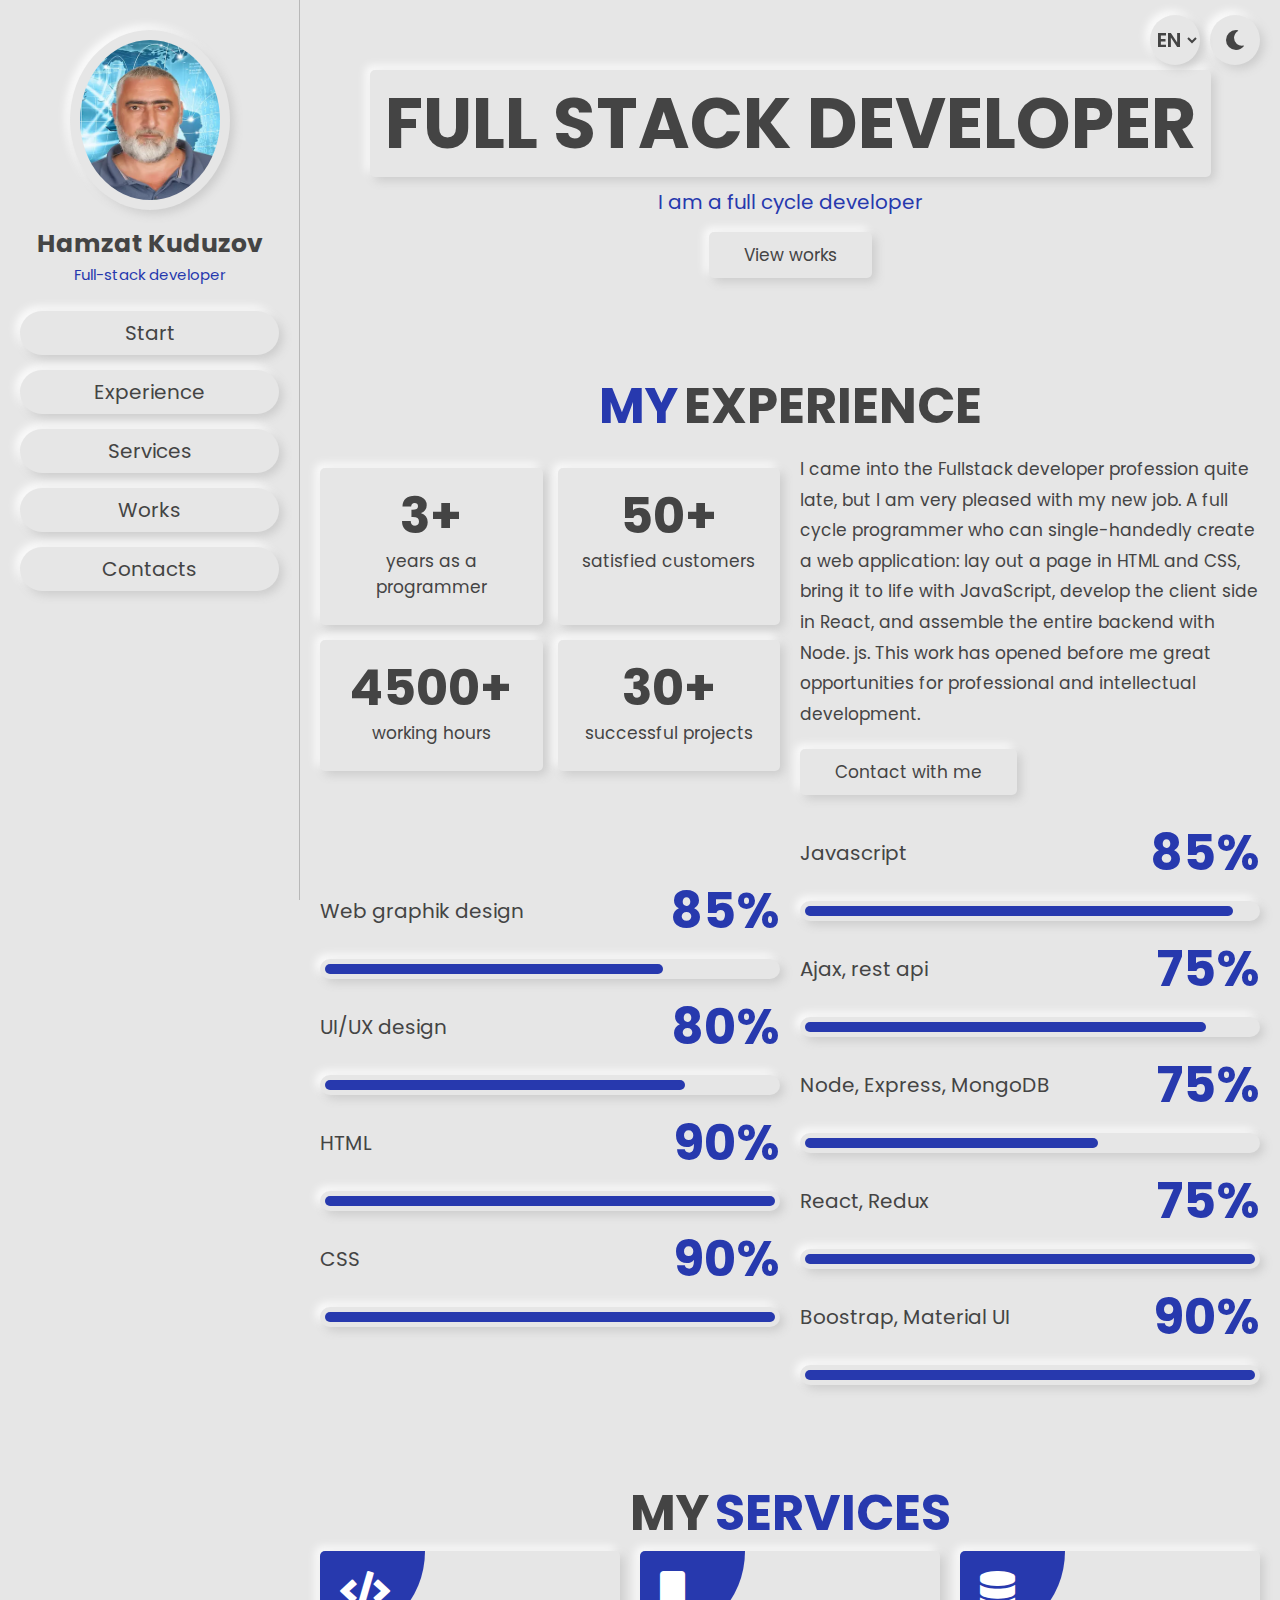
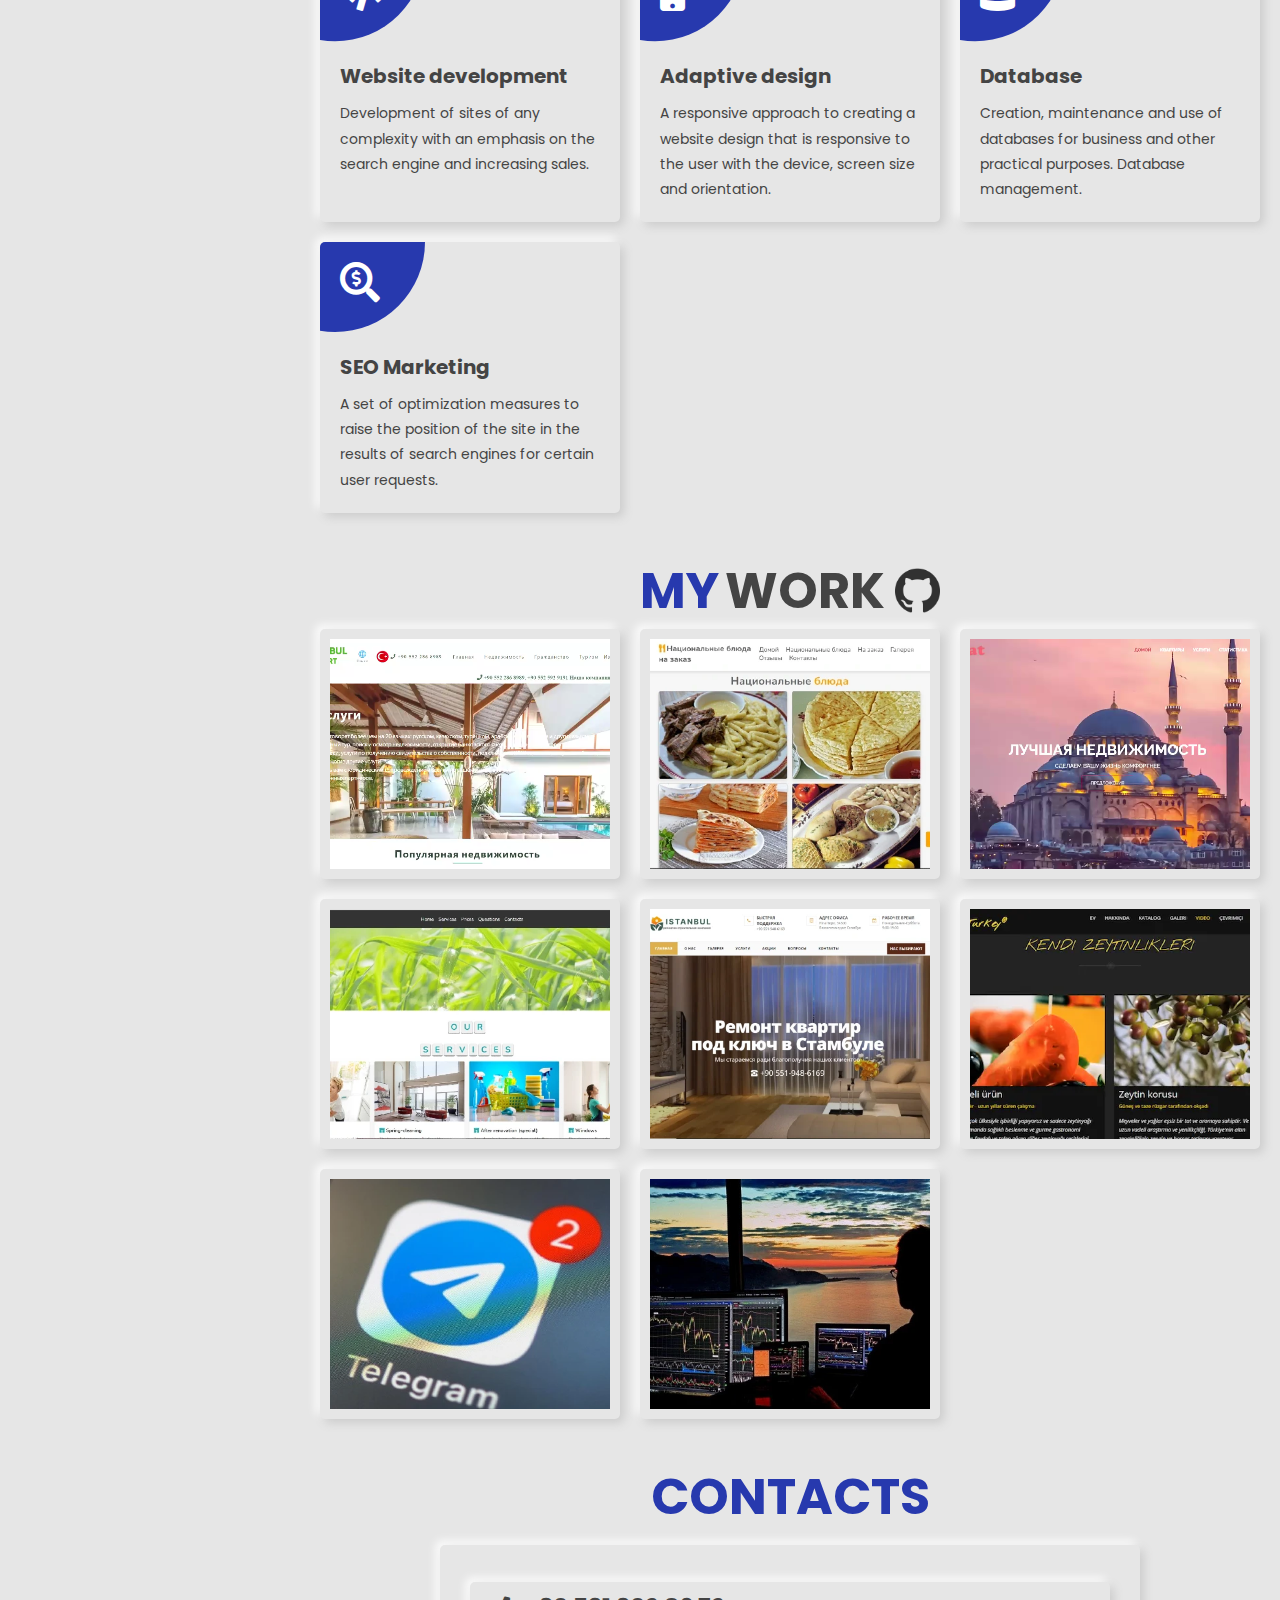
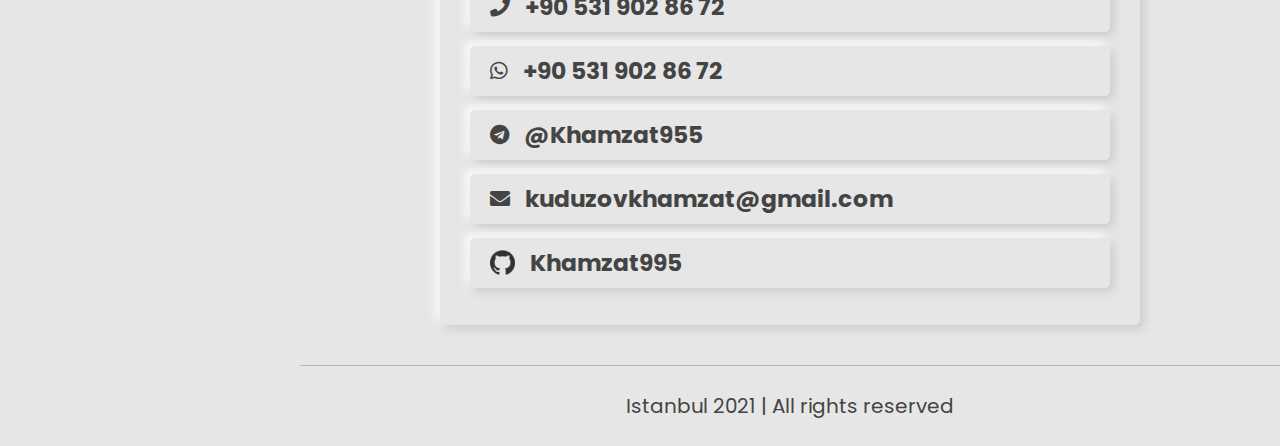
<file: index.html>
<!DOCTYPE html>
<html lang="en">

<head>
    <!-- "Нет мощи и силы ни у кого, кроме Аллаха". لا حَـوْلَ وَلا قُـوَّةَ إِلاّ بِالله. Ля хауля ва ля куввата илля би-Лляхи!!! -->
    <meta charset="UTF-8">
    <meta http-equiv="X-UA-Compatible" content="IE=edge">
    <meta name="viewport" content="width=device-width, initial-scale=1.0">

    <link rel="icon" type="image/png" sizes="56x56" href="image/logo_khamzat.png">
    <meta name="description"
        content="Разработка сайтов ключ. Лэндинг, Портфолио, Сайт-визитка, Интернет-магазин, Корпоративный сайт." />
    <meta name="keywords"
        content="Качественная работа, выполненная в срок. Уникальный дизайн. 1 год обслуживания бесплатно.">

    <title class="lng-title"></title>
    <!-- font awesome cdn link  -->
    <link rel="stylesheet" href="https://cdnjs.cloudflare.com/ajax/libs/font-awesome/5.15.4/css/all.min.css">

    <!-- custom css file link  -->
    <link rel="stylesheet" href="css/style.css">

    <!-- Meta Pixel Code -->
    <script>
        !function (f, b, e, v, n, t, s) {
            if (f.fbq) return; n = f.fbq = function () {
                n.callMethod ?
                    n.callMethod.apply(n, arguments) : n.queue.push(arguments)
            };
            if (!f._fbq) f._fbq = n; n.push = n; n.loaded = !0; n.version = '2.0';
            n.queue = []; t = b.createElement(e); t.async = !0;
            t.src = v; s = b.getElementsByTagName(e)[0];
            s.parentNode.insertBefore(t, s)
        }(window, document, 'script',
            'https://connect.facebook.net/en_US/fbevents.js');
        fbq('init', '867834640987908');
        fbq('track', 'PageView');
    </script>
    <noscript><img height="1" width="1" style="display:none"
            src="https://www.facebook.com/tr?id=867834640987908&ev=PageView&noscript=1" /></noscript>
    <!-- End Meta Pixel Code -->
</head>


<body>
    <!-- header section starts  -->

    <header class="header">
        <div class="user">
            <img src="image/khamzat_foto.webp" width: 16rem, height: 18rem, alt="picture">
            <h3 class="lng-header-h3"></h3>
            <p class="lng-header-p"></p>
        </div>

        <nav class="navbar">
            <a class="lng-navbar-home" href="#home"></a>
            <a class="lng-navbar-about" href="#about"></a>
            <a class="lng-navbar-services" href="#services"></a>
            <a class="lng-navbar-portfolio" href="#portfolio"></a>
            <a class="lng-navbar-contact" href="#contact"></a>
        </nav>
    </header>

    <!-- header section ends -->

    <div id="menu-btn" class="fas fa-bars"></div>

    <!-- theme toggler  -->

    <div id="theme-toggler" class="fas fa-moon"></div>
    <select id="theme-toggler-lng">
        <option value="en">EN</option>
        <option value="tr">TR</option>
        <option value="ru">RU</option>
    </select>
    <!-- home section starts  -->

    <section class="home" id="home">

        <div class="content">
            <h3 class="h3-text lng-content-h3"></h3>
            <p class="lorem lng-content-p"></p>
            <a href="#portfolio" class="btn lng-content-a"></a>
        </div>

    </section>

    <!-- home section ends -->

    <!-- about section starts  -->

    <section class="about" id="about">
        <div style="display: flex; width: 100%; justify-content: center">
            <span class="lng-about-span"></span>&nbsp;&nbsp;
            <h1 class="heading lng-heading-h1"></h1>
        </div>

        <div class="row">

            <div class="box-container">
                <div class="box">
                    <h3>3+</h3>
                    <p class="lng-about-p1"></p>
                </div>
                <div class="box">
                    <h3>50+</h3>
                    <p class="lng-about-p2"></p>
                </div>
                <div class="box">
                    <h3>4500+</h3>
                    <p class="lng-about-p3"></p>
                </div>
                <div class="box">
                    <h3>30+</h3>
                    <p class="lng-about-p4"></p>
                </div>
            </div>

            <div class="content">
                <!-- <h3 class="lorem">Хамзат <span> Кудузов</span></h3> -->
                <p class="lorem lng-lorem"></p>
                <a href="#contact" class="btn lng-about-btn"></a>
            </div>

        </div>

        <div class="row">

            <div class="progress">
                <h3> Web graphik design <span>85%</span> </h3>
                <div class="bar bar-1-2"><span></span></div>
                <h3> UI/UX design <span>80%</span> </h3>
                <div class="bar bar-1-3"><span></span></div>
                <h3> HTML <span>90%</span> </h3>
                <div class="bar bar-1-4"><span></span></div>
                <h3> CSS <span>90%</span> </h3>
                <div class="bar bar-1-5"><span></span></div>
            </div>

            <div class="progress">
                <h3> Javascript <span>85%</span> </h3>
                <div class="bar bar-2-1"><span></span></div>

                <h3> Ajax, rest api <span>75%</span> </h3>
                <div class="bar bar-2-2"><span></span></div>

                <h3> Node, Express, MongoDB <span>75%</span> </h3>
                <div class="bar bar-2-3"><span></span></div>

                <h3> React, Redux <span>75%</span> </h3>
                <div class="bar bar-2-4"><span></span></div>

                <h3> Boostrap, Material UI <span>90%</span> </h3>
                <div class="bar bar-2-5"><span></span></div>
            </div>

        </div>

    </section>

    <!-- about section ends -->

    <!-- services section starts  -->

    <section class="services" id="services">

        <!-- <h1 class="heading lng-services-h1"><span class="lng-services-span"> </span> </h1> -->

        <div style="display: flex; width: 100%; justify-content: center">
            <h1 class="heading lng-services-h1"></h1>&nbsp;&nbsp;
            <span class="lng-services-span"></span>
        </div>

        <div class="box-container">

            <div class="box">
                <i class="fas fa-code"></i>
                <h3 class="lng-box-h31"></h3>
                <p class="lng-box-p1"></p>
            </div>

            <div class="box">
                <i class="fas fa-mobile"></i>
                <h3 class="lng-box-h32"></h3>
                <p class="lng-box-p2"></p>
            </div>

            <div class="box">
                <i class="fas fa-database"></i>
                <h3 class="lng-box-h33"></h3>
                <p class="lng-box-p3"></p>
            </div>

            <div class="box">
                <i class="fas fa-search-dollar"></i>
                <h3 class="lng-box-h34"></h3>
                <p class="lng-box-p4"></p>
            </div>
        </div>
    </section>

    <!-- services section ends -->

    <!-- portfolio section starts  -->

    <section class="portfolio" id="portfolio">
        <div class="portfolio-div">
            <span class="lng-portfolio-span"></span>&nbsp;&nbsp;
            <h1 class="heading lng-portfolio-h1"></h1>
            <img class="github-work" src="image/github_logo_1.png" width="45px" height="45px">
        </div>

        <div class="box-container">
            <div class="box">
                <a href="https://istanbul-expert.com/" target="_blank">
                    <video src="video/ist_exp.mp4" loop muted autoplay playsinline></video>
                    <div class="content">
                        <h3 class="lng-portfolio-h31"></h3>
                    </div>
                </a>
            </div>

            <div class="box">
                <a href="https://zura95.site/" target="_blank">
                    <img src="image/eda.webp" width="280px" height="24rem" alt="picture">
                    <div class="content">
                        <h3 class="lng-portfolio-h32"></h3>
                    </div>
                </a>
            </div>

            <div class="box">
                <a href="#" target="_blank">
                    <video src="video/Talgat_clip.mp4" loop muted autoplay playsinline></video>
                    <div class="content">
                        <h3 class="lng-portfolio-h33"></h3>
                    </div>
                </a>
            </div>
            <div class="box">
                <a href="https://khamzat.site/cleaning" target="_blank">
                    <img src="image/cleaning_foto.webp" width="280px" height="24rem" alt="picture">
                    <div class="content">
                        <h3 class="lng-portfolio-h34"></h3>
                    </div>
                </a>
            </div>

            <div class="box">
                <a href="https://khamzat.site/remont" target="_blank">
                    <img src="image/remont.webp" width="280px" height="24rem" alt="picture">
                    <div class="content">
                        <h3 class="lng-portfolio-h35"></h3>
                    </div>
                </a>
            </div>

            <div class="box">
                <a href="https://khamzat.site/olives" target="_blank">
                    <img src="image/olives.webp" width="280px" height="24rem" alt="picture">
                    <div class="content">
                        <h3 class="lng-portfolio-h36"></h3>
                    </div>
                </a>
            </div>

            <div class="box">
                <img src="image/telegram-nedir1.webp" width="280px" height="24rem" alt="picture">
                <div class="content">
                    <h3 class="lng-portfolio-h37"></h3>
                </div>
                </a>
            </div>

            <div class="box">
                <img src="image/trading.webp" width="280px" height="24rem" alt="picture">
                <div class="content">
                    <h3 class="lng-portfolio-h38"></h3>
                </div>
            </div>



        </div>

    </section>

    <!-- portfolio section ends -->

    <!-- contact section starts -->

    <section class="contact" id="contact">

        <h1 class="heading"> <span class="lng-contact-span"></span> </h1>

        <form action="">

            <div class="sharell">


                <div class="asd">
                    <a href="tel:+905319028672">
                        <i class="fa fa-phone"></i>
                        <h3>+90 531 902 86 72</h3>
                    </a>
                </div>


                <div class="asd">
                    <a href="https://wa.me/905319028672?text=Здравствуйте%2C+у+меня+есть+вопрос" target="_blank">
                        <i class="fab fa-whatsapp"></i>
                        <h3>+90 531 902 86 72</h3>
                    </a>
                </div>


                <div class="asd">
                    <a href="https://t.me/Khamzat955" target="_blank">
                        <i class="fab fa-telegram"></i>
                        <h3>@Khamzat955</h3>
                    </a>
                </div>


                <div class="asd">
                    <a href="mailto:kuduzovkhamzat@gmail.com" target="_blank">
                        <i class="fa fa-envelope"></i>
                        <h3>kuduzovkhamzat@gmail.com</h3>
                    </a>
                </div>


                <div class="asd">
                    <a href=" https://github.com/Khamzat995?tab=repositories" target="_blank">
                        <img src="image/github_logo_1.png" width="25px">
                        <h3>Khamzat995</h3>
                    </a>
                </div>

            </div>

        </form>

    </section>

    <!-- contact section ends -->

    <div class="credits lng-footer"></div>

    <!-- custom js file link  -->

    <script src="js/langArr.js"></script>
    <script src="js/langScript.js"></script>
    <script src="js/script.js"></script>

</body>

</html>
</file>
<file: css/style.css>
@import url('https://fonts.googleapis.com/css2?family=Poppins:wght@100;200;300;400;500;600;700&display=swap');

:root {
    --blue: #2739ae;
    --black: #444;
    --light-color: #777;
    --bg-color: #e6e6e6;
    --border: .1rem solid rgba(0, 0, 0, .2);
    --box-shadow: .4rem .4rem 1rem #ccc,
        -.4rem -.4rem 1rem #fff;
    --box-shadow-inset: .4rem .4rem 1rem #ccc inset,
        -.4rem -.4rem 1rem #fff inset;
}

* {
    font-family: 'Poppins', sans-serif;
    margin: 0;
    padding: 0;
    box-sizing: border-box;
    outline: none;
    border: none;
    text-decoration: none;
    /* text-transform: capitalize; */
    transition: .2s linear;
}

html {
    font-size: 62.5%;
    overflow-x: hidden;
    scroll-behavior: smooth;

}

body {
    background: var(--bg-color);
    padding-left: 30rem;
}

body.active {
    --black: #fff;
    --light-color: #ddd;
    --bg-color: #222;
    --border: .1rem solid rgba(0, 0, 0, .4);
    --box-shadow: .4rem .4rem 1rem #111,
        -.4rem -.4rem 1rem #333;
    --box-shadow-inset: .4rem .4rem 1rem #111 inset,
        -.4rem -.4rem 1rem #333 inset;
}

section {
    /* min-height: 100vh; */
    padding: 2rem;
}

.btn {
    margin-top: 1rem;
    display: inline-block;
    padding: 1rem 3.5rem;
    border-radius: .5rem;
    font-size: 1.7rem;
    cursor: pointer;
    background: none;
    color: var(--black);
    box-shadow: var(--box-shadow);
}

.btn:hover {
    box-shadow: var(--box-shadow-inset);
    color: var(--blue);
}

.heading {
    text-align: center;
    font-size: 5rem;
    color: var(--black);
    text-transform: uppercase;
    /*  padding-bottom: 2rem; */
}

.user {
    transition: all 0.5s;
}

.user:hover {
    transform: scale(1.1);
}

.heading span {
    color: var(--blue);
    text-transform: uppercase;
}

.about span {
    color: var(--blue);
    text-transform: uppercase;
    text-align: center;
    font-size: 5rem;
    font-weight: 700;
}

.services span {
    color: var(--blue);
    text-transform: uppercase;
    text-align: center;
    font-size: 5rem;
    font-weight: 700;
}


.portfolio-div {
    width: 100%;
    display: flex;
    justify-content: center;
    align-content: center;
    align-items: center;
}

.github-work {
    margin-left: 10px;
}

.portfolio span {
    color: var(--blue);
    text-transform: uppercase;
    text-align: center;
    font-size: 5rem;
    font-weight: 700;
}

.header {
    position: fixed;
    top: 0;
    left: 0;
    z-index: 999;
    background: var(--bg-color);
    width: 30rem;
    border-right: var(--border);
    height: 100%;
    padding: 2rem;
    text-align: center;
}

.header .user img {
    margin: 1rem 0;
    border: 1rem solid transparent;
    border-radius: 50%;
    height: 18rem;
    width: 16rem;
    box-shadow: var(--box-shadow);
}

.header .user h3 {
    color: var(--black);
    font-size: 2.5rem;
}

.header .user p {
    color: var(--blue);
    font-size: 1.5rem;

}

.header .navbar {
    padding-top: 1rem;
}

.header .navbar a {
    display: block;
    margin: 1.5rem 0;
    padding: .7rem;
    border-radius: 5rem;
    font-size: 2rem;
    box-shadow: var(--box-shadow);
    color: var(--black);
}

.header .navbar a:hover {
    box-shadow: var(--box-shadow-inset);
    color: var(--blue);
}

#menu-btn {
    position: fixed;
    top: 1.5rem;
    left: 2rem;
    z-index: 1000;
    height: 5rem;
    width: 5rem;
    line-height: 5rem;
    border-radius: 50%;
    font-size: 2rem;
    cursor: pointer;
    box-shadow: var(--box-shadow);
    text-align: center;
    color: var(--black);
    background: var(--bg-color);
    display: none;
}

#menu-btn:hover {
    color: var(--blue);
    box-shadow: var(--box-shadow-inset);
}

#theme-toggler {
    position: fixed;
    top: 1.5rem;
    right: 2rem;
    z-index: 1000;
    height: 5rem;
    width: 5rem;
    line-height: 5rem;
    border-radius: 50%;
    font-size: 2rem;
    cursor: pointer;
    box-shadow: var(--box-shadow);
    text-align: center;
    color: var(--black);
    background: var(--bg-color);
}

#theme-toggler:hover {
    color: var(--blue);
    box-shadow: var(--box-shadow-inset);
}



/* языки */
#theme-toggler-lng {
    position: fixed;
    top: 1.5rem;
    right: 8rem;
    z-index: 1000;
    height: 5rem;
    width: 5rem;
    line-height: 5rem;
    border-radius: 50%;
    font-size: 2rem;
    font-weight: 600;
    cursor: pointer;
    box-shadow: var(--box-shadow);
    text-align: center;
    color: var(--black);
    background: var(--bg-color);
}

#theme-toggler-ru:hover {
    color: var(--blue);
    box-shadow: var(--box-shadow-inset);
}

#theme-toggler-tr img {
    border-radius: 50%;
}

#theme-toggler-tr {
    position: fixed;
    top: 1.5rem;
    right: 14rem;
    z-index: 1000;
    height: 5rem;
    width: 5rem;
    line-height: 5rem;
    border-radius: 50%;
    font-size: 2rem;
    cursor: pointer;
    box-shadow: var(--box-shadow);
    text-align: center;
    color: var(--black);
    background: var(--bg-color);
    padding-top: 7px;
}

#theme-toggler-tr:hover {
    color: var(--blue);
    box-shadow: var(--box-shadow-inset);
}

#theme-toggler-gb img {
    border-radius: 50%;
}

#theme-toggler-gb {
    position: fixed;
    top: 1.5rem;
    right: 14rem;
    z-index: 1000;
    height: 5rem;
    width: 5rem;
    line-height: 5rem;
    border-radius: 50%;
    font-size: 2rem;
    cursor: pointer;
    box-shadow: var(--box-shadow);
    text-align: center;
    color: var(--black);
    background: var(--bg-color);
    padding-top: 7px;
}

#theme-toggler-gb:hover {
    color: var(--blue);
    box-shadow: var(--box-shadow-inset);
}

.home {
    display: flex;
    flex-flow: column;
    align-items: center;
    justify-content: center;
    text-align: center;
}

.home .content {
    margin-top: 50px;
}

.home .content h3 {
    font-size: 7rem;
    color: var(--black);
    line-height: 1.1;
    text-transform: uppercase;
}

.home .content p {
    font-size: 2rem;
    color: var(--blue);
    padding-bottom: .5rem;
}

.home .share {
    position: relative;
    top: 10rem;
    border-radius: .5rem;
    box-shadow: var(--box-shadow);
    padding: 1rem;
}

.home .share a {
    height: 5rem;
    width: 5rem;
    line-height: 5rem;
    box-shadow: var(--box-shadow);
    margin: .5rem;
    font-size: 2rem;
    color: var(--black);
    border-radius: .5rem;
}

.home .share a:hover {
    box-shadow: var(--box-shadow-inset);
    color: var(--blue);
}

.about {
    margin-top: 50px;
}

.about .row {
    display: flex;
    align-items: center;
    flex-wrap: wrap-reverse;
    gap: 2rem;
}

.about .row .box-container {
    flex: 1 1 40rem;
    display: flex;
    gap: 1.5rem;
    flex-wrap: wrap;
}

.about .row .box-container .box {
    flex: 1 1 18rem;
    text-align: center;
    padding: 2rem;
    border-radius: .5rem;
    box-shadow: var(--box-shadow);
}

.about .row .box-container .box h3 {
    font-size: 5rem;
    color: var(--black);
    line-height: 1.1;
}

.about .row .box-container .box p {
    font-size: 1.7rem;
    color: var(--black);
    padding: .5rem 0;
}

.about .row .content {
    flex: 1 1 40rem;
}

.about .row .content h3 {
    font-size: 3.5rem;
    color: var(--black);
    line-height: 1.8;
}

.about .row .content h3 span {
    color: var(--blue);
}

.about .row .content p {
    font-size: 1.7rem;
    color: var(--black);
    line-height: 1.8;
    padding: 1rem 0;
}

.about .row:nth-child(3) {
    padding-top: 2rem;
}

.about .row .progress {
    flex: 1 1 40rem;
}

.about .row .progress h3 {
    color: var(--black);
    font-weight: normal;
    font-size: 2rem;
    display: flex;
    align-items: center;
    justify-content: space-between;
}

.about .row .progress .bar {
    box-shadow: var(--box-shadow);
    border-radius: 5rem;
    height: 2rem;
    padding: .5rem;
    margin: 1rem 0;
}

.about .row .progress .bar span {
    display: block;
    height: 100%;
    background: var(--blue);
    border-radius: 5rem;
}

.about .row .progress .bar-1-1 span {
    width: 90%;
}

.about .row .progress .bar-1-2 span {
    width: 75%;
}

.about .row .progress .bar-1-3 span {
    width: 80%;
}

.about .row .progress .bar-2-1 span {
    width: 95%;
}

.about .row .progress .bar-2-2 span {
    width: 89%;
}

.about .row .progress .bar-2-3 span {
    width: 65%;
}

.services {
    margin-top: 40px;

}

.services .box-container {
    display: grid;
    grid-template-columns: repeat(auto-fit, minmax(27rem, 1fr));
    gap: 2rem;
}

.services .box-container .box {
    padding: 2rem;
    border-radius: .5rem;
    box-shadow: var(--box-shadow);
    position: relative;
    z-index: 0;
    overflow: hidden;
}

.services .box-container .box i {
    font-size: 4rem;
    padding-bottom: 5rem;
    color: #fff;
}

.services .box-container .box h3 {
    font-size: 2rem;
    padding-bottom: 1rem;
    color: var(--black);
}

.services .box-container .box p {
    font-size: 1.4rem;
    line-height: 1.8;
    color: var(--black);
}

.services .box-container .box::before {
    content: '';
    position: absolute;
    top: 0;
    left: 0;
    height: 100%;
    width: 100%;
    background: var(--blue);
    z-index: -1;
    clip-path: circle(9rem at 5% 0%);
    transition: .3s linear;
}

.services .box-container .box:hover::before {
    clip-path: circle(100%);
}

.services .box-container .box:hover>* {
    color: #fff;
}

.h3-text {
    padding: 15px;
    box-shadow: var(--box-shadow);
    border-radius: 5px;
    margin-bottom: 10px;
}

.portfolio .box-container {
    display: grid;
    grid-template-columns: repeat(auto-fit, minmax(27rem, 1fr));
    gap: 2rem;
}

.portfolio .box-container .box {
    height: 25rem;
    border-radius: .5rem;
    overflow: hidden;
    box-shadow: var(--box-shadow);
    position: relative;
    border: 1rem solid transparent;
    transition: all 0.5s;
}

.portfolio .box-container .box:hover {
    transform: scale(1.1);
}

.portfolio .box-container .box img {
    height: 100%;
    width: 100%;
    object-fit: cover;
}

.portfolio .box-container .box video {
    height: 100%;
    width: 100%;
    object-fit: cover;
}

.portfolio .box-container .box .content {
    position: absolute;
    top: 0;
    left: 0;
    height: 100%;
    width: 100%;
    background: var(--bg-color);
    display: grid;
    place-items: center;
    transform: scale(0);
}

.portfolio .box-container .box:hover .content {
    transform: scale(0.9);
    opacity: 0.7;
    text-align: center;
}

.portfolio .box-container .box .content h3 {
    font-size: 2.5rem;
    color: var(--black);
    /*  text-transform: uppercase; */
    text-transform: none;
    transform: translateY(-5rem);
    opacity: 0;
    transition-delay: .3s;
}

.portfolio .box-container .box:hover .content h3 {
    transform: translateY(0rem);
    opacity: 1;
}

.contact form {
    margin: 1rem auto;
    max-width: 70rem;
    border-radius: .5rem;
    box-shadow: var(--box-shadow);
    padding: 2rem;
}

.contact .sharell {
    position: relative;
    display: flex;
    flex-direction: column;
    /*  top: 10rem; */
    border-radius: .5rem;
    /* box-shadow: var(--box-shadow); */
    padding: 1rem;
}

.asd a {
    width: 100%;
    display: flex;
    flex-wrap: wrap;
    justify-content: flex-start;
    align-items: center;
    line-height: 5rem;
    font-size: 2rem;
    color: var(--black);
}

.asd a h3 {
    margin-left: 15px;
}


.contact .sharell .asd {
    padding-left: 20px;
    width: 100%;
    height: 5rem;
    background: none;
    /*  color: var(--black);
    font-size: 1.6rem;
    text-transform: none; */
    margin: .7rem 0;
    box-shadow: var(--box-shadow);
    border-radius: .5rem;
}

.contact .sharell .asd:hover {
    box-shadow: var(--box-shadow-inset);
    color: var(--blue);
}

.credits {
    font-size: 2rem;
    text-align: center;
    padding: 2.5rem 1rem;
    margin-top: 1rem;
    border-top: var(--border);
    color: var(--black);
}

.credits span {
    color: var(--blue);
}


.lorem {
    text-transform: none;
}

#bg {
    position: fixed;
    top: -50%;
    left: -50%;
    width: 200%;
    height: 200%;
}

#bg img {
    position: absolute;
    top: 0;
    left: 0;
    right: 0;
    bottom: 0;
    margin: auto;
    min-width: 50%;
    min-height: 50%;
}





/* media queries  */

@media (max-width:991px) {

    html {
        font-size: 55%;
    }

    body {
        padding-left: 0;
    }

    .header {
        left: -110%;
    }

    .header.active {
        left: 0%;
        transition: .4s linear;
    }

    #menu-btn {
        display: initial;
    }

    .about {
        margin-top: 20px;
    }

    .github {
        width: 20px;
    }

    .github-work {
        width: 35px;
        height: 35px;
    }

    .asd a img {
        width: 18px;
    }
}

@media (max-width:450px) {

    html {
        font-size: 50%;
    }

    .header {
        width: 100%;
        border-right: 0;
    }

    .about {
        margin-top: 10px;
    }

    .services {
        margin-top: 10px;
    }

    .home .content h3 {
        font-size: 6rem;
    }

    #theme-toggler-lng {
        width: 6rem;
    }

    .github-work {
        width: 35px;
        height: 35px;
    }

    .contact .sharell .asd {
        padding-left: 5px;
    }

    .asd a h3 {
        font-size: 2rem;
        margin-left: 10px;
    }

    .asd a img {
        width: 16px;
    }
}

@media (max-width:320px) {
    .asd a h3 {
        font-size: 1.6rem;
        margin-left: 10px;
    }
}
</file>
